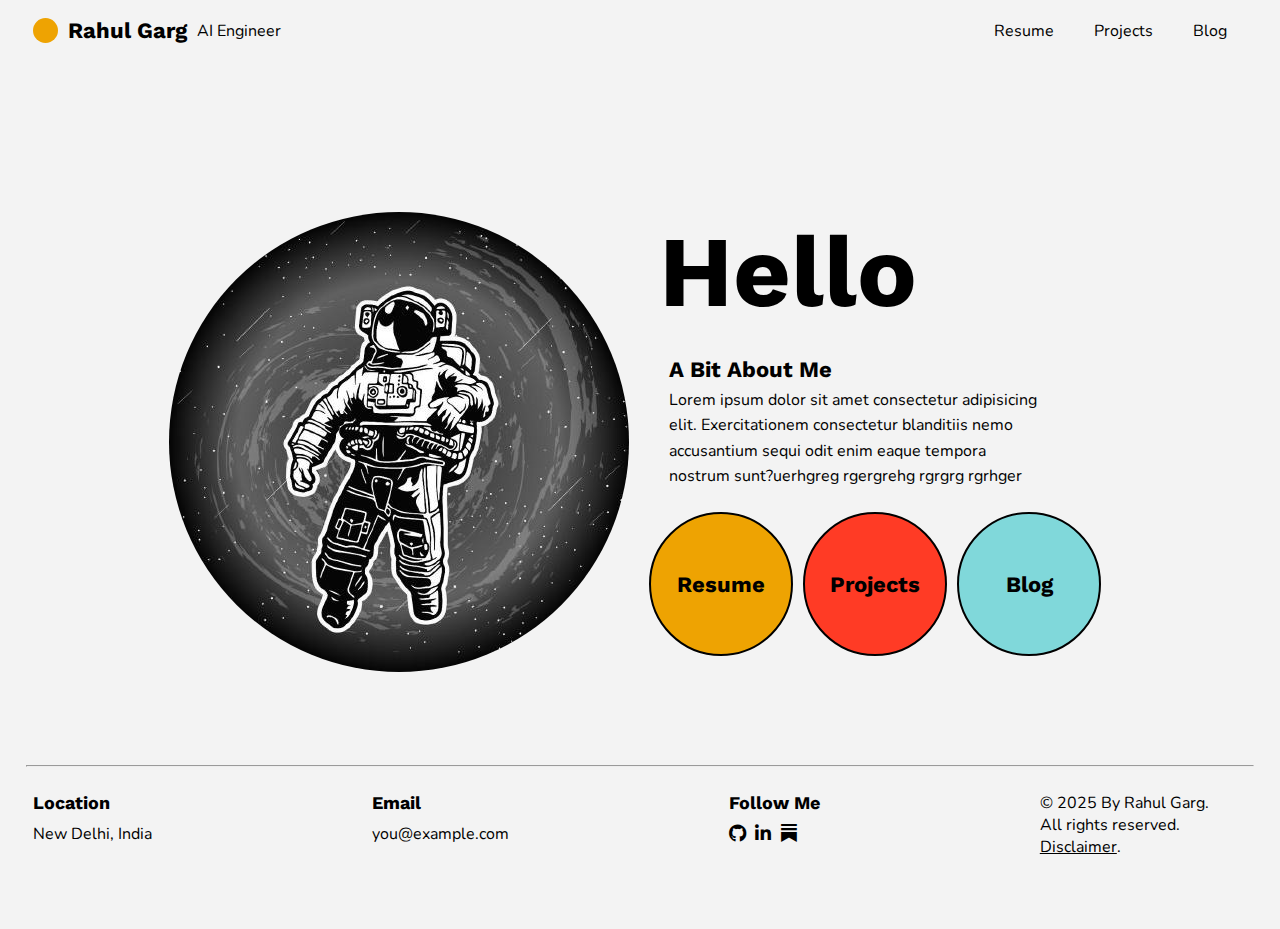
<file: index.html>
<!DOCTYPE html>
<html lang="en">
  <head>
    <meta charset="UTF-8" />
    <meta name="viewport" content="width=device-width, initial-scale=1.0" />
    <title>Rahul Garg</title>
    <link
      rel="stylesheet"
      href="https://cdn.jsdelivr.net/npm/bootstrap-icons@1.13.1/font/bootstrap-icons.min.css"
    />
    <link
      rel="stylesheet"
      href="https://fonts.googleapis.com/css?family=Work+Sans|Nunito"
    />
    <link
      rel="stylesheet"
      href="https://cdnjs.cloudflare.com/ajax/libs/font-awesome/6.5.0/css/all.min.css"
    />
    <link rel="stylesheet" href="/css/style.css" />
  </head>

  <body style="background-color: #f3f3f3">
    <nav class="navbar">
      <div class="logo" style="display: inline-flex; align-items: center">
        <span
          ><a
            href="index.html"
            class="circle circle-logo"
            style="--size: 25px; background-color: #eea302"
          ></a>
        </span>
        <span
          ><a href="index.html" class="name" style="padding-bottom: 10px">
            Rahul Garg</a
          >
        </span>
        <span class="font-sec"> AI Engineer </span>
      </div>

      <nav class="menu-items font-sec">
        <ul>
          <li><a href="#">Resume</a></li>
          <li><a href="projects.html">Projects</a></li>
          <li><a href="#">Blog</a></li>
        </ul>
      </nav>
    </nav>

    <div class="main-container">
      <div class="profile-pic">
        <img
          src="\media\black white profile image.jpg"
          alt="profile image"
          class="profile-image"
        />
      </div>

      <div class="about-me">
        <div class="about-me-text font-prim" style="margin-bottom: 20px">
          <h1 style="font-size: 100px; font-weight: bold">Hello</h1>
          <article>
            <p>
              <span style="font-size: 22px">A Bit About Me</span>
              <span
                class="font-sec"
                style="max-width: 40ch; text-wrap-style: balance"
                >Lorem ipsum dolor sit amet consectetur adipisicing elit.
                Exercitationem consectetur blanditiis nemo accusantium sequi
                odit enim eaque tempora nostrum sunt?uerhgreg rgergrehg rgrgrg
                rgrhger</span
              >
            </p>
          </article>
        </div>
        <div class="menu-icon">
          <a href="#">
            <span
              class="circle circle-menu"
              style="--size: 140px; --color: #eea302"
            >
              <span class="name">Resume</span></span
            ></a
          >

          <a href="projects.html">
            <span
              class="circle circle-menu"
              style="--size: 140px; --color: #ff3b25"
            >
              <span class="name">Projects</span></span
            ></a
          >

          <a href="#">
            <span
              class="circle circle-menu"
              style="--size: 140px; --color: #80d8da"
            >
              <span class="name">Blog</span></span
            ></a
          >
        </div>
      </div>
    </div>
    <hr class="line-divider" />
    <footer class="site-footer font-prim">
      <div class="footer-items">
        Location
        <span class="font-sec" style="margin-top: 10px">New Delhi, India</span>
      </div>
      <div class="footer-items">
        Email<a
          href="mailto:you@example.com"
          class="font-sec"
          style="margin-top: 10px"
          >you@example.com</a
        >
      </div>
      <div class="footer-items">
        Follow Me
        <div class="social-icons">
          <a
            href="https://github.com/"
            target="_blank"
            rel="noopener noreferrer"
            ><i class="fab fa-github"></i
          ></a>
          <a
            href="https://linkedin.com/"
            target="_blank"
            rel="noopener noreferrer"
            ><i class="fab fa-linkedin-in"></i
          ></a>
          <a
            href="https://substack.com/"
            target="_blank"
            rel="noopener noreferrer"
            ><i class="bi bi-substack"></i
          ></a>
        </div>
      </div>
      <div class="disclaimer font-sec">
        © 2025 By Rahul Garg.<br />
        All rights reserved.<br />
        <a href="#" style="text-decoration: underline">Disclaimer</a>.
      </div>
    </footer>
  </body>
</html>
</file>
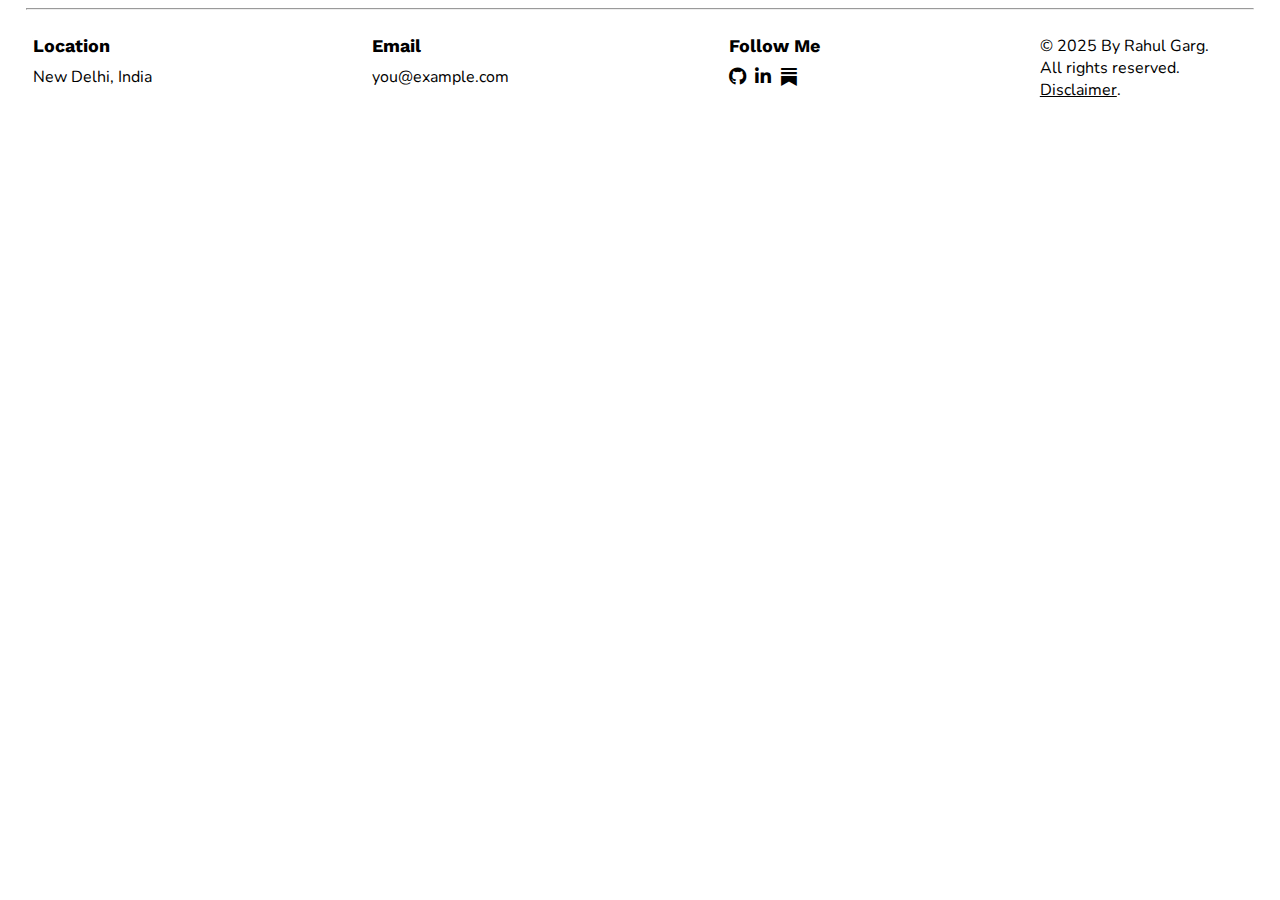
<file: footer.html>
<!DOCTYPE html>
<html lang="en">
  <head>
    <meta charset="UTF-8" />
    <meta name="viewport" content="width=device-width, initial-scale=1.0" />
    <title>Rahul Garg</title>
    <link
      rel="stylesheet"
      href="https://cdn.jsdelivr.net/npm/bootstrap-icons@1.13.1/font/bootstrap-icons.min.css"
    />
    <link
      rel="stylesheet"
      href="https://fonts.googleapis.com/css?family=Work+Sans|Nunito"
    />
    <link
      rel="stylesheet"
      href="https://cdnjs.cloudflare.com/ajax/libs/font-awesome/6.5.0/css/all.min.css"
    />
    <link rel="stylesheet" href="css/style.css" />
  </head>
  <body>
    <hr class="line-divider" />
    <footer class="site-footer font-prim">
      <div class="footer-items">
        Location
        <span class="font-sec" style="margin-top: 10px">New Delhi, India</span>
      </div>
      <div class="footer-items">
        Email<a
          href="mailto:you@example.com"
          class="font-sec"
          style="margin-top: 10px"
          >you@example.com</a
        >
      </div>
      <div class="footer-items">
        Follow Me
        <div class="social-icons">
          <a
            href="https://github.com/"
            target="_blank"
            rel="noopener noreferrer"
            ><i class="fab fa-github"></i
          ></a>
          <a
            href="https://linkedin.com/"
            target="_blank"
            rel="noopener noreferrer"
            ><i class="fab fa-linkedin-in"></i
          ></a>
          <a
            href="https://substack.com/"
            target="_blank"
            rel="noopener noreferrer"
            ><i class="bi bi-substack"></i
          ></a>
        </div>
      </div>
      <div class="disclaimer font-sec">
        © 2025 By Rahul Garg.<br />
        All rights reserved. <br />
        <a href="#" style="text-decoration: underline">Disclaimer</a>.
      </div>
    </footer>
  </body>
</html>
</file>
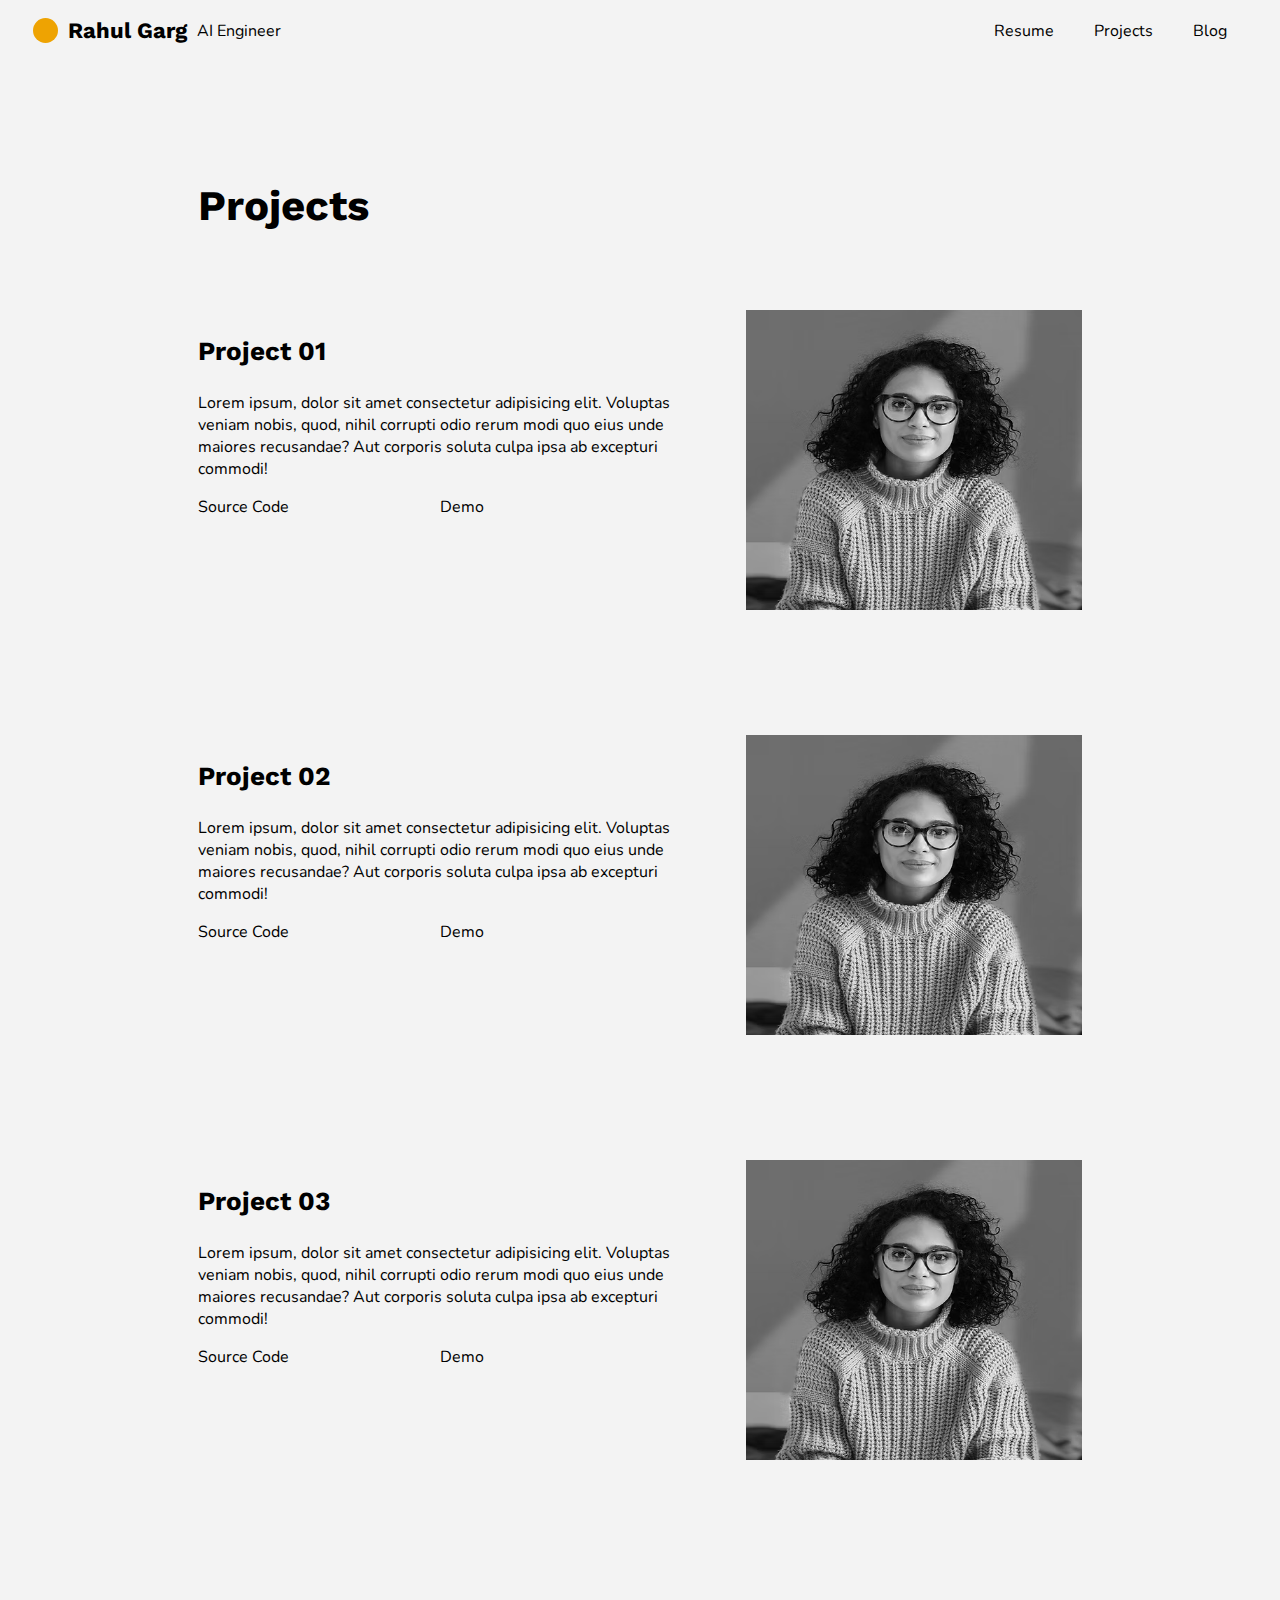
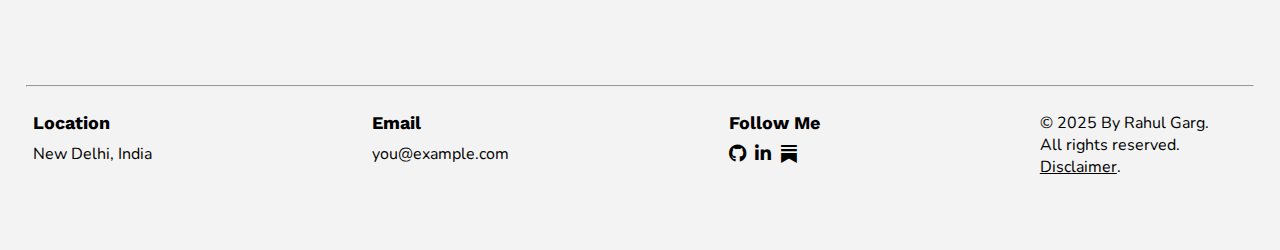
<file: projects.html>
<!DOCTYPE html>
<html lang="en">
  <head>
    <meta charset="UTF-8" />
    <meta name="viewport" content="width=device-width, initial-scale=1.0" />
    <script src="include.js"></script>
    <title>Rahul Garg</title>
    <link rel="stylesheet" href="css/projects.css" />
  </head>
  <body class="projects-page">
    <!-- Placeholder for navbar -->
    <div id="navbar"></div>

    <!-- Your main content here -->
    <main class="projects-main">
      <h1 class="font-prim" style="font-size: 42px">Projects</h1>
      <section class="section-content">
        <div class="section-desc">
          <h3 class="font-prim" style="font-size: 26px">Project 01</h3>
          <p class="font-sec">
            Lorem ipsum, dolor sit amet consectetur adipisicing elit. Voluptas
            veniam nobis, quod, nihil corrupti odio rerum modi quo eius unde
            maiores recusandae? Aut corporis soluta culpa ipsa ab excepturi
            commodi!
          </p>
          <ul class="font-sec">
            <li><a href="#">Source Code</a></li>
            <li><a href="#">Demo</a></li>
          </ul>
        </div>
        <img
          src="media/profile image.avif"
          alt="test image"
          width="400"
          height="300"
        />
      </section>
      <section class="section-content">
        <div class="section-desc">
          <h3 class="font-prim" style="font-size: 26px">Project 02</h3>
          <p class="font-sec">
            Lorem ipsum, dolor sit amet consectetur adipisicing elit. Voluptas
            veniam nobis, quod, nihil corrupti odio rerum modi quo eius unde
            maiores recusandae? Aut corporis soluta culpa ipsa ab excepturi
            commodi!
          </p>
          <ul class="font-sec">
            <li><a href="#">Source Code</a></li>
            <li><a href="#">Demo</a></li>
          </ul>
        </div>
        <img
          src="media/profile image.avif"
          alt="test image"
          width="400"
          height="300"
        />
      </section>
      <section class="section-content">
        <div class="section-desc">
          <h3 class="font-prim" style="font-size: 26px">Project 03</h3>
          <p class="font-sec">
            Lorem ipsum, dolor sit amet consectetur adipisicing elit. Voluptas
            veniam nobis, quod, nihil corrupti odio rerum modi quo eius unde
            maiores recusandae? Aut corporis soluta culpa ipsa ab excepturi
            commodi!
          </p>
          <ul class="font-sec">
            <li><a href="#">Source Code</a></li>
            <li><a href="#">Demo</a></li>
          </ul>
        </div>
        <img
          src="media/profile image.avif"
          alt="test image"
          width="400"
          height="300"
        />
      </section>
    </main>

    <!-- Placeholder for footer -->
    <div id="footer"></div>
  </body>
</html>
</file>
<file: css/style.css>
.font-sec {
  font-size: 16px;
  font-family: "Nunito", Arial, Helvetica, sans-serif;
  color: black;
  font-weight: normal;
}

.font-prim {
  font-size: 22px;
  font-family: "Work Sans", "Times New Roman", Times, serif;
  color: black;
  font-weight: bold;
}

a {
  text-decoration: none;
  color: inherit; /* optional: keeps the link from turning blue/purple */
}

.circle {
  height: var(--size);
  width: var(--size);
  border-radius: 50%;

  background-color: #f1bf86;
  display: flex;
  justify-content: center;
  text-align: center;
  align-items: center;
}

.circle-menu {
  border: 2px solid black;
  background-color: var(--color);
  margin-right: 10px;
  transition: background-color 0.5s ease;
}

.circle-menu:hover {
  background-color: #f9fafa;
}

.name {
  display: flex;
  justify-content: center;
  padding: 10px;
  color: #000;
  font-size: 22px;
  font-weight: bold;
  font-family: "Work Sans", system-ui, -apple-system, BlinkMacSystemFont,
    "Segoe UI", Roboto, Oxygen, Ubuntu, Cantarell, "Open Sans", "Helvetica Neue",
    sans-serif;
}

.navbar {
  display: flex; /* Enables Flexbox layout */
  justify-content: space-between; /* Pushes children to opposite sides */
  align-items: center; /* Vertically centers the children */
  margin: 5px 25px;
  color: black;
}

/* Styles for the menu list */
.menu-items ul {
  display: flex; /* Makes the list items use Flexbox */
  list-style: none; /* Removes bullet points */
  margin: 0;
  padding: 0;
}

/* Styles for individual menu items */
.menu-items li {
  margin-left: 20px; /* Adds space between menu items */
  /* uncomment for border
  border-right: 2px solid black;
  line-height: 22px;
  */
}
/* change for border
.menu-items li:last-child {
  border-right: none;
}
*/
/* Styles for the menu links */
.menu-items a {
  text-decoration: none;
  color: black;
  padding-right: 20px;
}

/* hover effect for links */
.menu-items a:hover {
  color: #926402;
}

.main-container {
  /* border: 2px dotted blue;*/
  display: flex;
  justify-content: center;
  align-items: end;
  padding: 7% 0;
}

.profile-image {
  border-radius: 50%;
}
/* This is dobe to make spacing between h2 heading and para lines all equally spaced*/
article p {
  max-width: 80%;
  margin-left: 40px;
  display: flex;
  flex-direction: column;
  line-height: 1.6;
}

.about-me h1 {
  margin-bottom: 0px;
  margin-left: 30px;
}
.menu-icon {
  display: flex;
  margin: 0 0 20px 20px;
}

.line-divider {
  width: 97%;
  margin: auto;
}

.site-footer {
  display: flex;
  justify-content: space-between;
  font-size: 18px;
  font-weight: bold;
  /*border: 1px dotted blue;*/
  padding: 2% 5% 5% 2%;
}

.footer-items {
  display: flex;
  flex-direction: column;
}
.social-icons {
  display: flex;
  margin-top: 10px;
}
.social-icons a {
  font-size: 18px;
  color: black;
  transition: color 0.3s ease;
  margin-right: 10%;
}

.social-icons a:hover .fa-linkedin-in {
  color: #0077b5; /* LinkedIn Blue */
}

.social-icons a:hover .fa-github {
  color: #333; /* GitHub dark gray */
}

.social-icons a:hover .bi-substack {
  color: #ff6719; /* Substack Orange */
}

.disclaimer a:hover {
  color: #926402;
}

@media (max-width: 1024px) {
  .main-container {
    display: flex;
    flex-direction: column-reverse;
    align-items: flex-start;
    justify-content: center;

    padding: 0;
    margin: 0;
    border: none;
  }
  .profile-image {
    width: fit-content;
  }

  .menu-icon {
    width: 90%;
  }

  article {
    width: 600px;
  }
  .about-me h1 {
    font-size: 40px !important;
    margin-left: 40px;
  }
  .menu-items {
    display: none;
  }
  .site-footer {
    display: flex;
    flex-direction: column;
  }
}

/*
@media (min-width: 769px) and (max-width: 1024px)
{

  .main-container{
    display: flex;
    flex-direction:column;
    align-items:start;
    
    padding:0 0 0 0;
    margin: 0 0 0 0;
  } 
}
*/
</file>
<file: css/projects.css>
.projects-page {
  background-color: #f3f3f3;
}
.projects-main {
  display: flex;
  flex-direction: column;
  align-items: center;
  margin: 100px 0;
  padding: 0 15%;
}
.projects-main h1 {
  align-self: flex-start;
  margin-bottom: 80px;
  font-size: 42px;
}
.section-content {
  display: flex;
  margin-bottom: 125px;
}

.section-content p {
  max-width: 60ch;
}
.section-desc {
  margin-right: 5%;
}
.section-desc ul {
  display: flex; /* Makes the list items use Flexbox */
  list-style: none; /* Removes bullet points */
  padding: 0;
  margin: 0;
}

.section-desc li {
  margin-right: 30%;
}
.section-desc a:hover {
  color: #926402;
}
</file>
